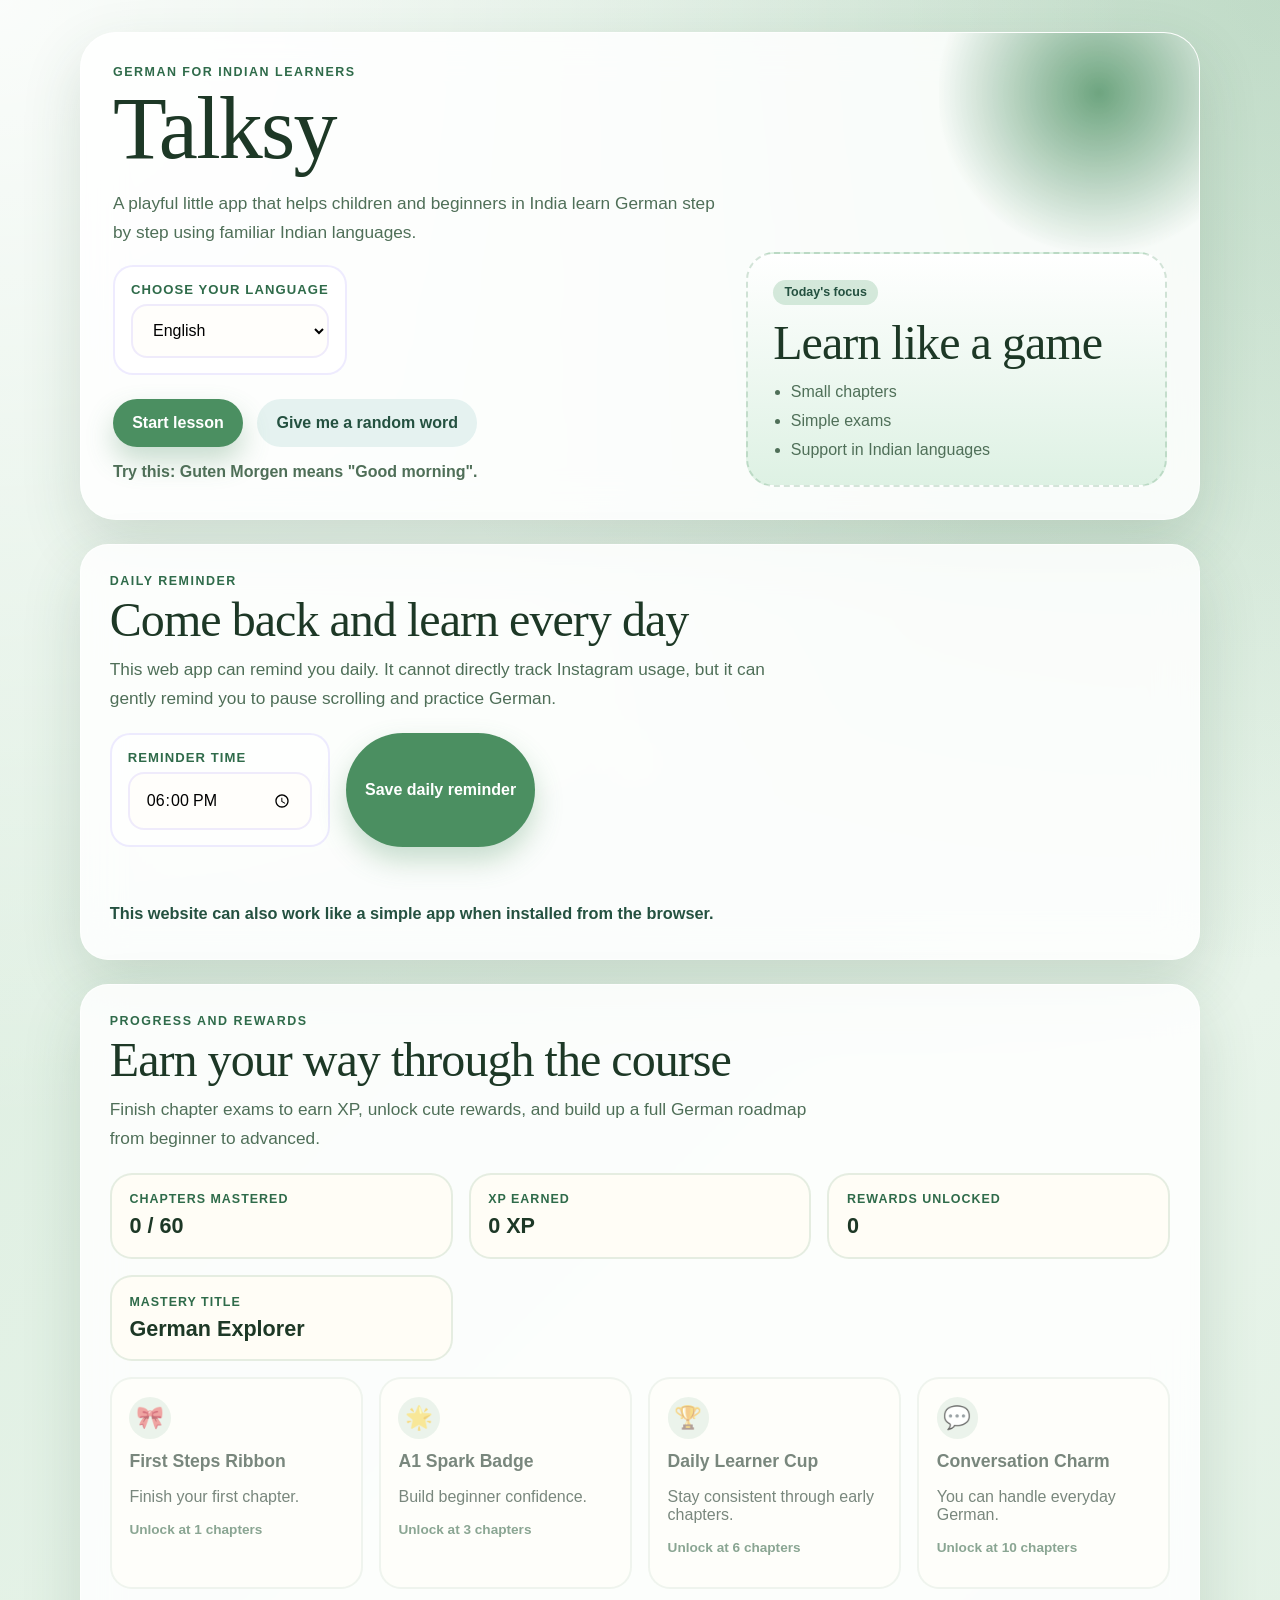
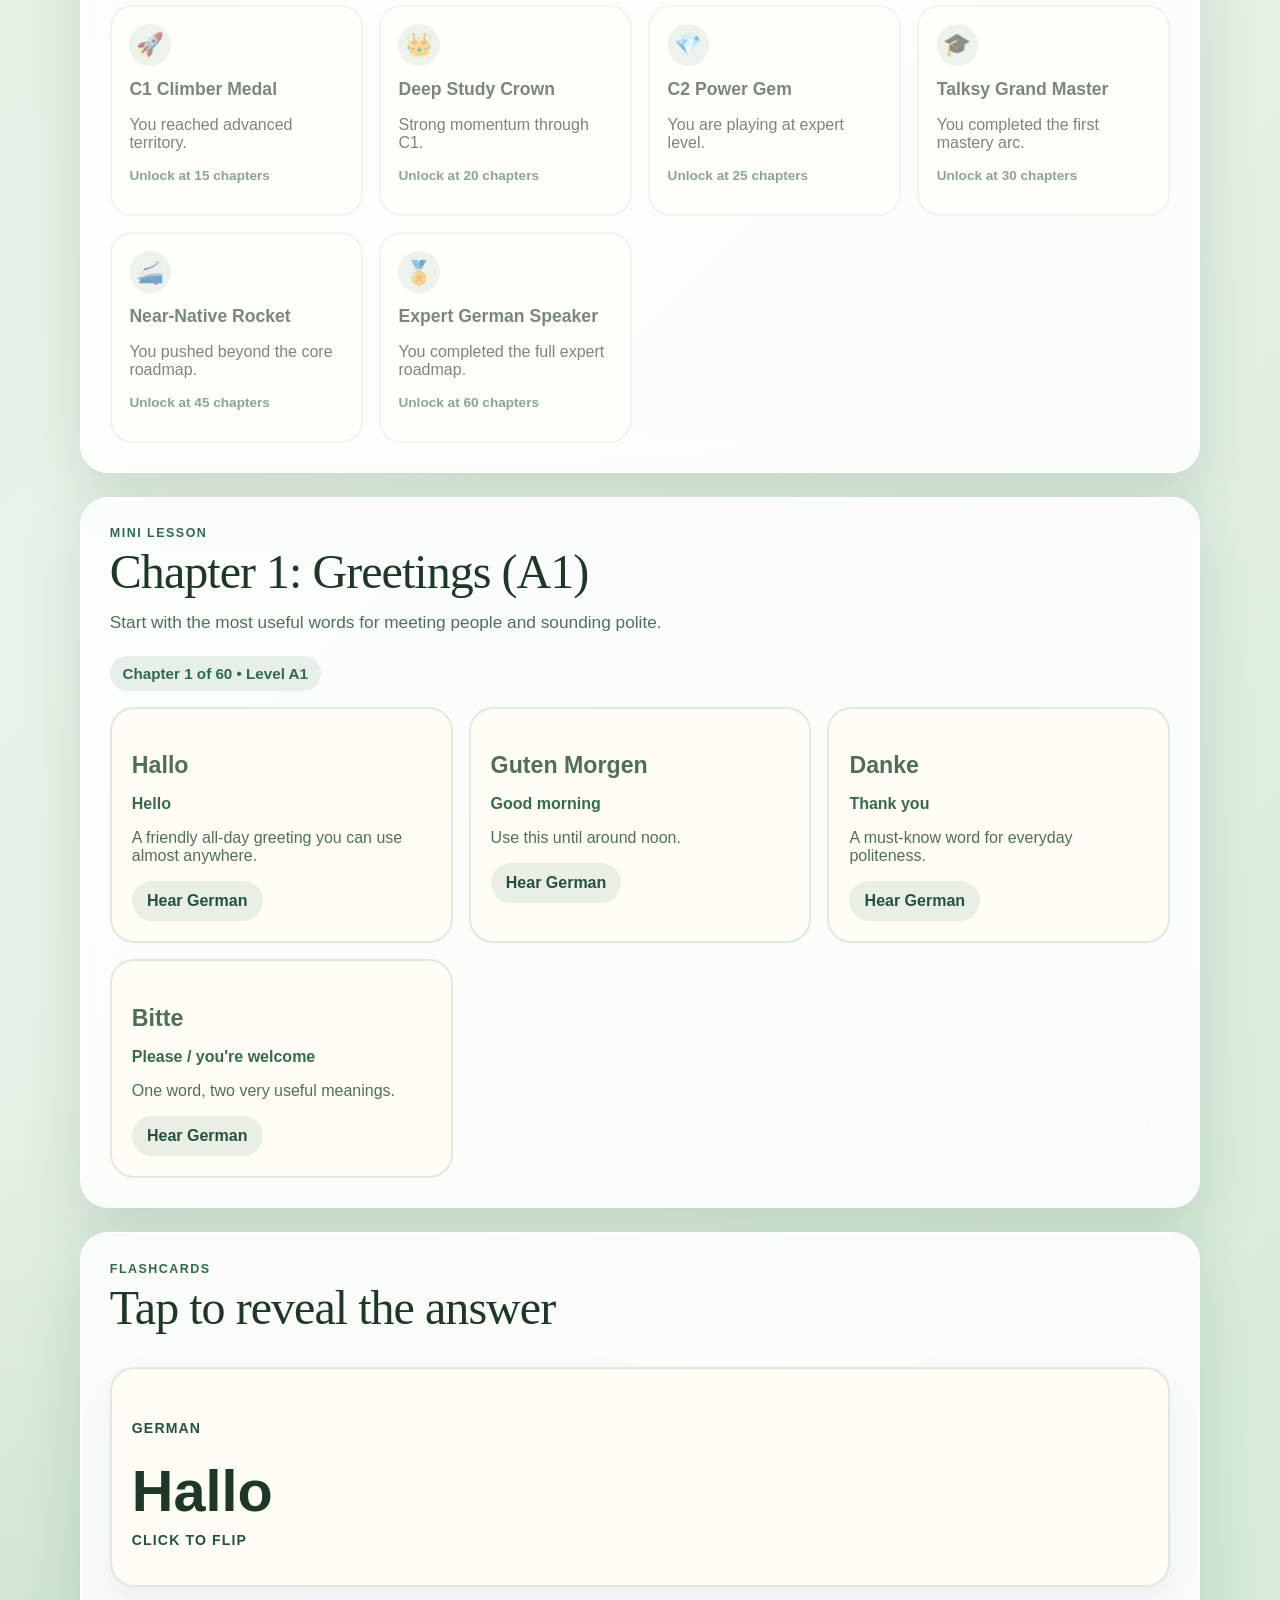
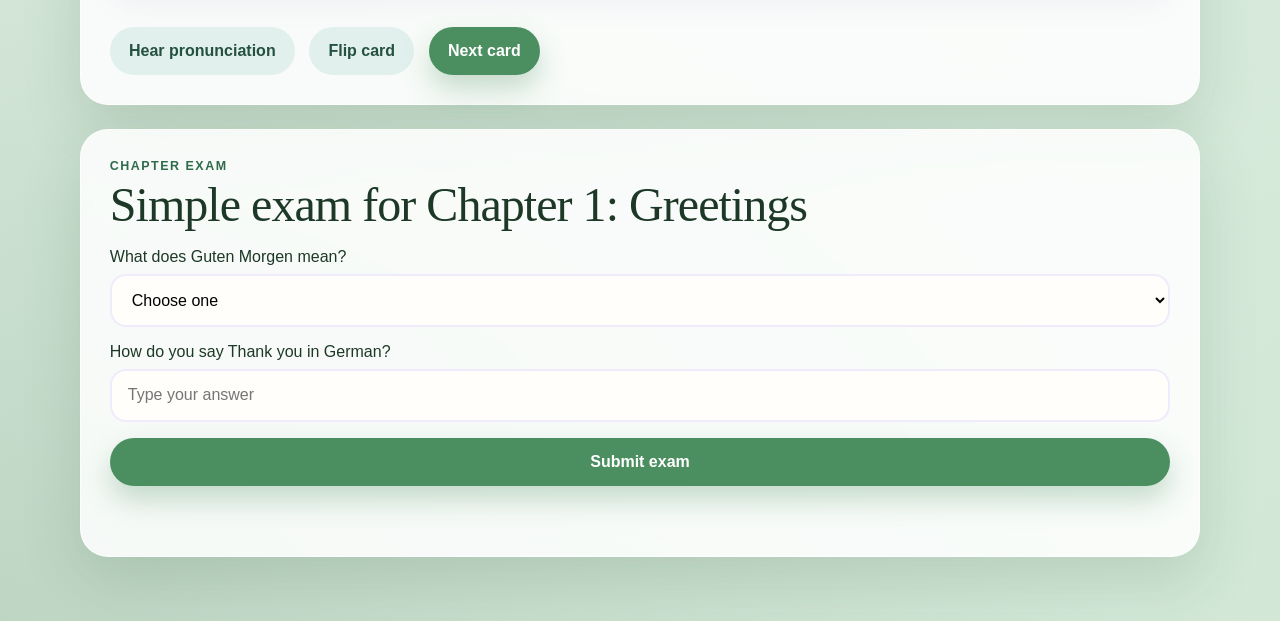
<file: Talksy-web/index.html>
<!DOCTYPE html>
<html lang="en">
  <head>
    <meta charset="UTF-8" />
    <meta name="viewport" content="width=device-width, initial-scale=1.0" />
    <title>Talksy</title>
    <meta
      name="description"
      content="A playful German learning app for Indian learners with chapter exams, reminders, and Indian-language support."
    />
    <meta name="theme-color" content="#4b8f61" />
    <link rel="manifest" href="./manifest.webmanifest" />
    <link rel="stylesheet" href="./style.css" />
  </head>
  <body>
    <div class="page-shell">
      <header class="hero">
        <div class="hero-copy">
          <p class="eyebrow">German for Indian learners</p>
          <h1>Talksy</h1>
          <p class="hero-text">
            A playful little app that helps children and beginners in India
            learn German step by step using familiar Indian languages.
          </p>
          <div class="controls-row">
            <label class="selector-card" for="language-select">
              <span class="selector-label">Choose your language</span>
              <select id="language-select">
                <option value="english">English</option>
                <option value="hindi">Hindi</option>
                <option value="bengali">Bengali</option>
                <option value="tamil">Tamil</option>
                <option value="telugu">Telugu</option>
                <option value="marathi">Marathi</option>
                <option value="malayalam">Malayalam</option>
              </select>
            </label>
          </div>
          <div class="hero-actions">
            <a href="#lesson" class="button primary">Start lesson</a>
            <button id="surprise-btn" class="button secondary" type="button">
              Give me a random word
            </button>
          </div>
          <div class="word-of-the-day" id="word-of-the-day" aria-live="polite"></div>
        </div>
        <section class="hero-card" aria-label="Learning focus">
          <span class="card-tag">Today&apos;s focus</span>
          <h2>Learn like a game</h2>
          <ul>
            <li>Small chapters</li>
            <li>Simple exams</li>
            <li>Support in Indian languages</li>
          </ul>
        </section>
      </header>

      <section class="panel reminder-panel">
        <div class="section-heading">
          <p class="eyebrow">Daily reminder</p>
          <h2>Come back and learn every day</h2>
          <p class="hero-text chapter-description">
            This web app can remind you daily. It cannot directly track Instagram usage, but it can gently remind you to pause scrolling and practice German.
          </p>
        </div>
        <div class="reminder-grid">
          <label class="selector-card" for="reminder-time">
            <span class="selector-label">Reminder time</span>
            <input id="reminder-time" type="time" value="18:00" />
          </label>
          <button id="save-reminder-btn" class="button primary" type="button">Save daily reminder</button>
        </div>
        <div id="reminder-status" class="quiz-result" aria-live="polite"></div>
        <div id="focus-reminder" class="focus-reminder hidden" aria-live="polite"></div>
        <div id="install-status" class="quiz-result" aria-live="polite"></div>
      </section>

      <section class="panel rewards-panel">
        <div class="section-heading">
          <p class="eyebrow">Progress and Rewards</p>
          <h2>Earn your way through the course</h2>
          <p class="hero-text chapter-description">
            Finish chapter exams to earn XP, unlock cute rewards, and build up a full German roadmap from beginner to advanced.
          </p>
        </div>
        <div class="stats-grid">
          <article class="stat-card">
            <span class="stat-label">Chapters mastered</span>
            <strong id="progress-count">0 / 0</strong>
          </article>
          <article class="stat-card">
            <span class="stat-label">XP earned</span>
            <strong id="xp-count">0 XP</strong>
          </article>
          <article class="stat-card">
            <span class="stat-label">Rewards unlocked</span>
            <strong id="reward-count">0</strong>
          </article>
          <article class="stat-card">
            <span class="stat-label">Mastery title</span>
            <strong id="mastery-count">German Explorer</strong>
          </article>
        </div>
        <div id="reward-banner" class="reward-banner hidden" aria-live="polite"></div>
        <div id="reward-grid" class="reward-grid"></div>
      </section>

      <main>
        <section class="panel" id="lesson">
          <div class="section-heading">
            <p class="eyebrow">Mini lesson</p>
            <h2 id="chapter-title">Useful German for day one</h2>
            <p id="chapter-description" class="hero-text chapter-description"></p>
          </div>
          <div class="chapter-progress" id="chapter-progress" aria-live="polite"></div>
          <div class="lesson-grid" id="lesson-grid"></div>
        </section>

        <section class="panel practice-panel">
          <div class="section-heading">
            <p class="eyebrow">Flashcards</p>
            <h2>Tap to reveal the answer</h2>
          </div>
          <div class="flashcard" id="flashcard" tabindex="0" role="button" aria-pressed="false">
            <p class="flashcard-label">German</p>
            <h3 id="flashcard-front"></h3>
            <p id="flashcard-back" class="flashcard-answer hidden"></p>
            <span class="flashcard-hint">Click to flip</span>
          </div>
          <div class="flashcard-actions">
            <button id="speak-btn" class="button secondary" type="button">Hear pronunciation</button>
            <button id="flip-btn" class="button secondary" type="button">Flip card</button>
            <button id="next-btn" class="button primary" type="button">Next card</button>
          </div>
        </section>

        <section class="panel">
          <div class="section-heading">
            <p class="eyebrow">Chapter exam</p>
            <h2 id="exam-title">Check what you remember</h2>
          </div>
          <form id="quiz-form" class="quiz-form"></form>
          <div id="quiz-result" class="quiz-result" aria-live="polite"></div>
        </section>
      </main>
    </div>

    <script src="./script.js"></script>
  </body>
</html>
</file>
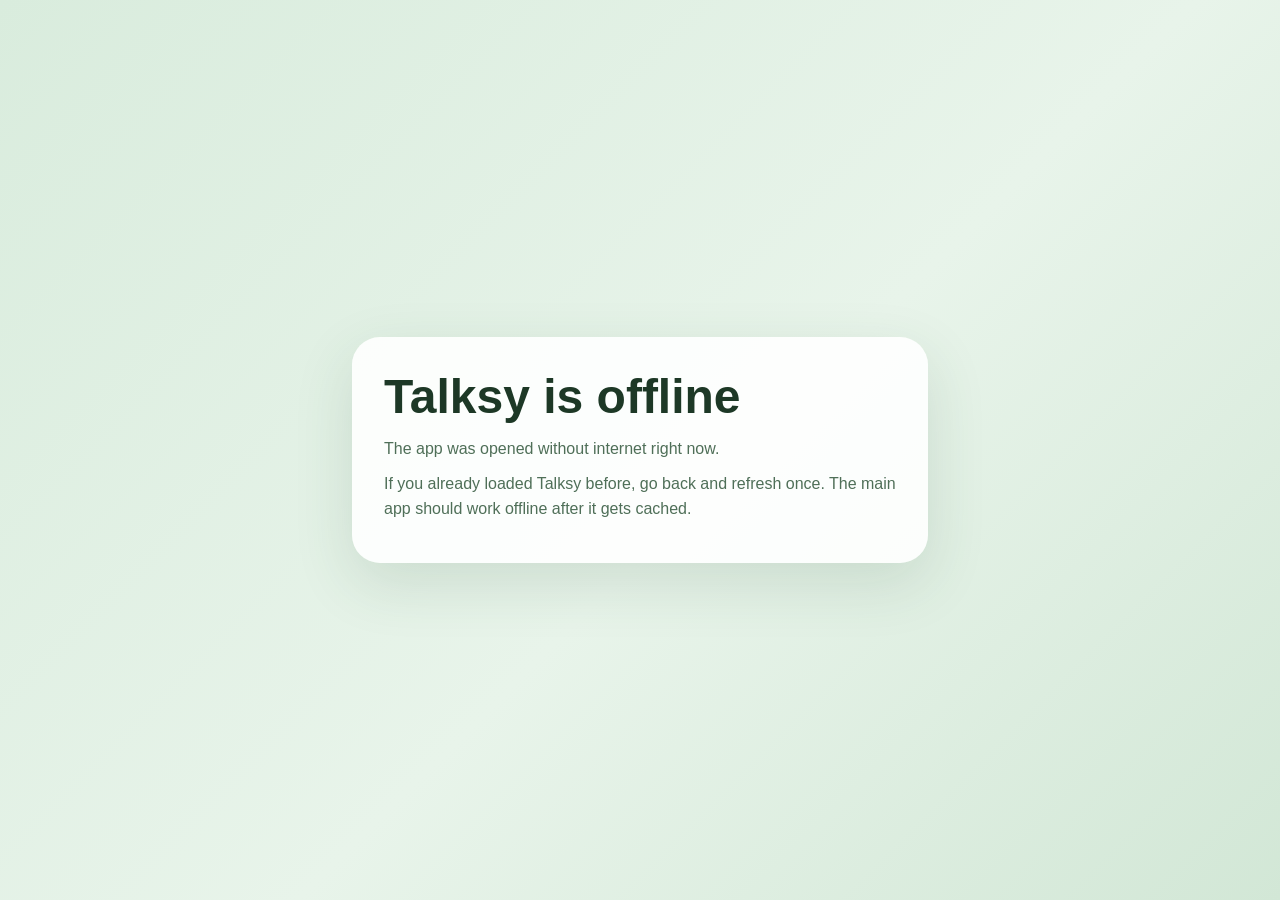
<file: Talksy-web/offline.html>
<!DOCTYPE html>
<html lang="en">
  <head>
    <meta charset="UTF-8" />
    <meta name="viewport" content="width=device-width, initial-scale=1.0" />
    <title>Talksy Offline</title>
    <style>
      body {
        margin: 0;
        min-height: 100vh;
        display: grid;
        place-items: center;
        background: linear-gradient(135deg, #d9ecdd 0%, #e8f4ea 55%, #d2e7d6 100%);
        color: #1d3826;
        font-family: "Avenir Next", "Trebuchet MS", "Segoe UI", sans-serif;
      }

      main {
        width: min(92vw, 32rem);
        padding: 2rem;
        border-radius: 28px;
        background: rgba(255, 255, 255, 0.9);
        box-shadow: 0 20px 60px rgba(41, 88, 57, 0.14);
      }

      h1 {
        margin: 0 0 0.75rem;
        font-size: clamp(2rem, 6vw, 3rem);
      }

      p {
        margin: 0.6rem 0;
        line-height: 1.6;
        color: #4f6f58;
      }
    </style>
  </head>
  <body>
    <main>
      <h1>Talksy is offline</h1>
      <p>The app was opened without internet right now.</p>
      <p>If you already loaded Talksy before, go back and refresh once. The main app should work offline after it gets cached.</p>
    </main>
  </body>
</html>
</file>
<file: Talksy-web/style.css>
:root {
  --bg: #e8f4ea;
  --bg-soft: #d2e7d6;
  --panel: rgba(255, 255, 255, 0.85);
  --panel-strong: #fffdf6;
  --text: #1d3826;
  --muted: #4f6f58;
  --line: rgba(29, 56, 38, 0.12);
  --primary: #4b8f61;
  --primary-dark: #356c47;
  --secondary: #245140;
  --accent: #9dcbab;
  --accent-2: #2f6b4a;
  --shadow: 0 24px 60px rgba(41, 88, 57, 0.16);
}

* {
  box-sizing: border-box;
}

html {
  scroll-behavior: smooth;
}

body {
  margin: 0;
  font-family: "Avenir Next", "Trebuchet MS", "Segoe UI", sans-serif;
  color: var(--text);
  background:
    radial-gradient(circle at top left, rgba(255, 255, 255, 0.88), transparent 28%),
    radial-gradient(circle at top right, rgba(75, 143, 97, 0.22), transparent 24%),
    radial-gradient(circle at bottom left, rgba(53, 108, 71, 0.18), transparent 28%),
    linear-gradient(135deg, #d9ecdd 0%, var(--bg) 44%, var(--bg-soft) 100%);
  min-height: 100vh;
}

body::before {
  content: "";
  position: fixed;
  inset: 0;
  background-image:
    radial-gradient(circle at 20% 20%, rgba(255, 255, 255, 0.65) 0 10px, transparent 11px),
    radial-gradient(circle at 80% 40%, rgba(255, 255, 255, 0.4) 0 7px, transparent 8px),
    radial-gradient(circle at 50% 85%, rgba(255, 255, 255, 0.45) 0 9px, transparent 10px);
  pointer-events: none;
  opacity: 0.8;
}

.page-shell {
  position: relative;
  width: min(1120px, calc(100% - 2rem));
  margin: 0 auto;
  padding: 2rem 0 4rem;
}

.hero,
.panel {
  backdrop-filter: blur(20px);
  background: var(--panel);
  border: 1px solid rgba(255, 255, 255, 0.7);
  box-shadow: var(--shadow);
}

.hero {
  display: grid;
  grid-template-columns: 1.3fr 0.9fr;
  gap: 1.5rem;
  border-radius: 36px;
  padding: 2rem;
  overflow: hidden;
}

.hero-copy,
.hero-card {
  position: relative;
  z-index: 1;
}

.hero::after {
  content: "";
  position: absolute;
  width: 320px;
  height: 320px;
  right: -60px;
  top: -100px;
  background: radial-gradient(circle, rgba(75, 143, 97, 0.8) 0%, rgba(75, 143, 97, 0) 72%);
}

.eyebrow {
  margin: 0 0 0.5rem;
  text-transform: uppercase;
  letter-spacing: 0.12em;
  font-size: 0.78rem;
  font-weight: 800;
  color: var(--accent-2);
}

h1,
h2,
h3 {
  margin: 0;
}

h1,
h2 {
  font-family: "Iowan Old Style", "Palatino Linotype", "Book Antiqua", Georgia, serif;
  font-weight: 400;
  letter-spacing: -0.02em;
}

h1 {
  font-size: clamp(3rem, 7vw, 5.5rem);
  line-height: 0.96;
  margin-bottom: 1rem;
}

h2 {
  font-size: clamp(2rem, 4vw, 3rem);
  line-height: 1;
}

.hero-text,
.lesson-card p,
.hero-card li,
.quiz-result,
.flashcard-answer,
.word-of-the-day {
  color: var(--muted);
}

.hero-text {
  max-width: 44rem;
  font-size: 1.08rem;
  line-height: 1.7;
}

.controls-row,
.reminder-grid {
  display: flex;
  flex-wrap: wrap;
  gap: 1rem;
  margin-top: 1rem;
}

.stats-grid,
.reward-grid {
  display: grid;
  gap: 1rem;
}

.stats-grid {
  grid-template-columns: repeat(3, minmax(0, 1fr));
}

.reward-grid {
  grid-template-columns: repeat(4, minmax(0, 1fr));
  margin-top: 1rem;
}

.selector-card {
  display: grid;
  gap: 0.45rem;
  min-width: 220px;
  padding: 0.95rem 1rem;
  border-radius: 20px;
  background: rgba(255, 255, 255, 0.7);
  border: 2px solid rgba(140, 124, 244, 0.15);
}

.selector-label {
  font-size: 0.82rem;
  font-weight: 800;
  letter-spacing: 0.08em;
  text-transform: uppercase;
  color: var(--accent-2);
}

.chapter-description {
  margin-top: 0.7rem;
  margin-bottom: 0;
}

.hero-actions,
.flashcard-actions {
  display: flex;
  gap: 0.9rem;
  flex-wrap: wrap;
  margin-top: 1.5rem;
}

.button {
  border: 0;
  border-radius: 999px;
  padding: 0.95rem 1.2rem;
  font: inherit;
  font-weight: 800;
  cursor: pointer;
  transition: transform 180ms ease, box-shadow 180ms ease, background 180ms ease;
  text-decoration: none;
  display: inline-flex;
  align-items: center;
  justify-content: center;
}

.button:hover,
.button:focus-visible,
.flashcard:hover,
.flashcard:focus-visible {
  transform: translateY(-2px);
}

.button.primary {
  background: var(--primary);
  color: #fff;
  box-shadow: 0 14px 28px rgba(75, 143, 97, 0.3);
}

.button.primary:hover,
.button.primary:focus-visible {
  background: var(--primary-dark);
}

.button.secondary {
  background: rgba(58, 159, 144, 0.12);
  color: var(--secondary);
}

.word-of-the-day {
  margin-top: 1rem;
  min-height: 1.5rem;
  font-weight: 700;
}

.hero-card {
  align-self: end;
  background: linear-gradient(180deg, rgba(255, 255, 255, 0.98), rgba(221, 241, 227, 0.98));
  border-radius: 28px;
  padding: 1.6rem;
  border: 2px dashed rgba(75, 143, 97, 0.24);
}

.card-tag {
  display: inline-block;
  margin-bottom: 0.9rem;
  padding: 0.35rem 0.7rem;
  border-radius: 999px;
  background: rgba(157, 203, 171, 0.42);
  color: #245140;
  font-size: 0.78rem;
  font-weight: 800;
}

.hero-card ul {
  padding-left: 1.1rem;
  margin: 1rem 0 0;
  display: grid;
  gap: 0.7rem;
}

main {
  display: grid;
  gap: 1.5rem;
  margin-top: 1.5rem;
}

.panel {
  border-radius: 28px;
  padding: 1.8rem;
}

.reminder-panel {
  margin-top: 1.5rem;
}

.rewards-panel {
  margin-top: 1.5rem;
}

.section-heading {
  margin-bottom: 1.2rem;
}

.chapter-progress {
  display: inline-flex;
  align-items: center;
  gap: 0.45rem;
  margin-bottom: 1rem;
  padding: 0.55rem 0.8rem;
  border-radius: 999px;
  background: rgba(75, 143, 97, 0.12);
  color: var(--accent-2);
  font-size: 0.95rem;
  font-weight: 800;
}

.lesson-grid {
  display: grid;
  grid-template-columns: repeat(3, minmax(0, 1fr));
  gap: 1rem;
}

.lesson-card,
.flashcard {
  background: var(--panel-strong);
  border-radius: 24px;
  padding: 1.25rem;
  border: 2px solid rgba(75, 143, 97, 0.18);
}

.stat-card,
.reward-card {
  background: var(--panel-strong);
  border-radius: 22px;
  padding: 1.1rem;
  border: 2px solid rgba(75, 143, 97, 0.14);
}

.stat-label {
  display: block;
  margin-bottom: 0.45rem;
  font-size: 0.78rem;
  text-transform: uppercase;
  letter-spacing: 0.08em;
  color: var(--accent-2);
  font-weight: 800;
}

.stat-card strong {
  font-size: 1.35rem;
}

.reward-card {
  position: relative;
  overflow: hidden;
}

.reward-card.locked {
  opacity: 0.6;
  filter: grayscale(0.2);
}

.reward-icon {
  display: inline-flex;
  width: 2.6rem;
  height: 2.6rem;
  border-radius: 999px;
  align-items: center;
  justify-content: center;
  margin-bottom: 0.8rem;
  background: rgba(157, 203, 171, 0.35);
  font-size: 1.4rem;
}

.reward-card h3 {
  font-size: 1.1rem;
  margin-bottom: 0.35rem;
}

.reward-meta {
  font-size: 0.85rem;
  font-weight: 800;
  color: var(--primary-dark);
}

.reward-banner {
  margin-top: 1rem;
  padding: 1rem 1.1rem;
  border-radius: 18px;
  background: linear-gradient(135deg, rgba(157, 203, 171, 0.45), rgba(75, 143, 97, 0.18));
  color: #245140;
  font-weight: 800;
}

.lesson-card {
  animation: fadeUp 500ms ease both;
}

.lesson-card .german {
  font-size: 1.45rem;
  font-weight: 800;
  margin-bottom: 0.35rem;
}

.lesson-card .english {
  font-weight: 700;
  color: var(--primary-dark);
  margin-bottom: 0.5rem;
}

.lesson-card-actions {
  display: flex;
  gap: 0.7rem;
  margin-top: 0.9rem;
  flex-wrap: wrap;
}

.audio-button {
  border: 0;
  border-radius: 999px;
  padding: 0.7rem 0.95rem;
  font: inherit;
  font-weight: 800;
  color: var(--secondary);
  background: rgba(75, 143, 97, 0.12);
  cursor: pointer;
}

.audio-button:hover,
.audio-button:focus-visible {
  transform: translateY(-1px);
}

.practice-panel {
  display: grid;
  gap: 1rem;
}

.flashcard {
  cursor: pointer;
  min-height: 220px;
  display: grid;
  align-content: center;
  justify-items: start;
  transition: transform 180ms ease, box-shadow 180ms ease;
  box-shadow: 0 14px 30px rgba(129, 110, 194, 0.1);
}

.flashcard-label,
.flashcard-hint {
  font-size: 0.88rem;
  font-weight: 800;
  text-transform: uppercase;
  letter-spacing: 0.08em;
  color: var(--secondary);
}

.flashcard h3 {
  font-size: clamp(2rem, 6vw, 3.6rem);
  margin: 0.5rem 0;
}

.flashcard-answer {
  font-size: 1.2rem;
  margin: 0;
}

.hidden {
  display: none;
}

.quiz-form {
  display: grid;
  gap: 1rem;
}

.quiz-question {
  display: grid;
  gap: 0.5rem;
}

select,
input {
  width: 100%;
  padding: 0.95rem 1rem;
  border-radius: 16px;
  border: 2px solid rgba(140, 124, 244, 0.14);
  background: #fffefb;
  font: inherit;
}

select:focus,
input:focus,
.button:focus,
.flashcard:focus {
  outline: 3px solid rgba(39, 93, 83, 0.22);
  outline-offset: 2px;
}

.quiz-result {
  margin-top: 1rem;
  font-size: 1.02rem;
  font-weight: 700;
  min-height: 1.6rem;
}

.quiz-result.success {
  color: var(--secondary);
}

.quiz-result.warning {
  color: var(--primary-dark);
}

.focus-reminder {
  margin-top: 1rem;
  padding: 1rem 1.1rem;
  border-radius: 18px;
  background: rgba(157, 203, 171, 0.28);
  color: #245140;
  font-weight: 800;
}

@keyframes fadeUp {
  from {
    opacity: 0;
    transform: translateY(14px);
  }

  to {
    opacity: 1;
    transform: translateY(0);
  }
}

@media (max-width: 860px) {
  .hero,
  .lesson-grid,
  .stats-grid,
  .reward-grid {
    grid-template-columns: 1fr;
  }

  h1 {
    font-size: clamp(2.8rem, 15vw, 4rem);
  }
}

@media (max-width: 560px) {
  .page-shell {
    width: min(100% - 1rem, 1120px);
    padding-top: 0.5rem;
  }

  .hero,
  .panel {
    padding: 1.2rem;
    border-radius: 22px;
  }

  .flashcard {
    min-height: 180px;
  }
}
</file>
